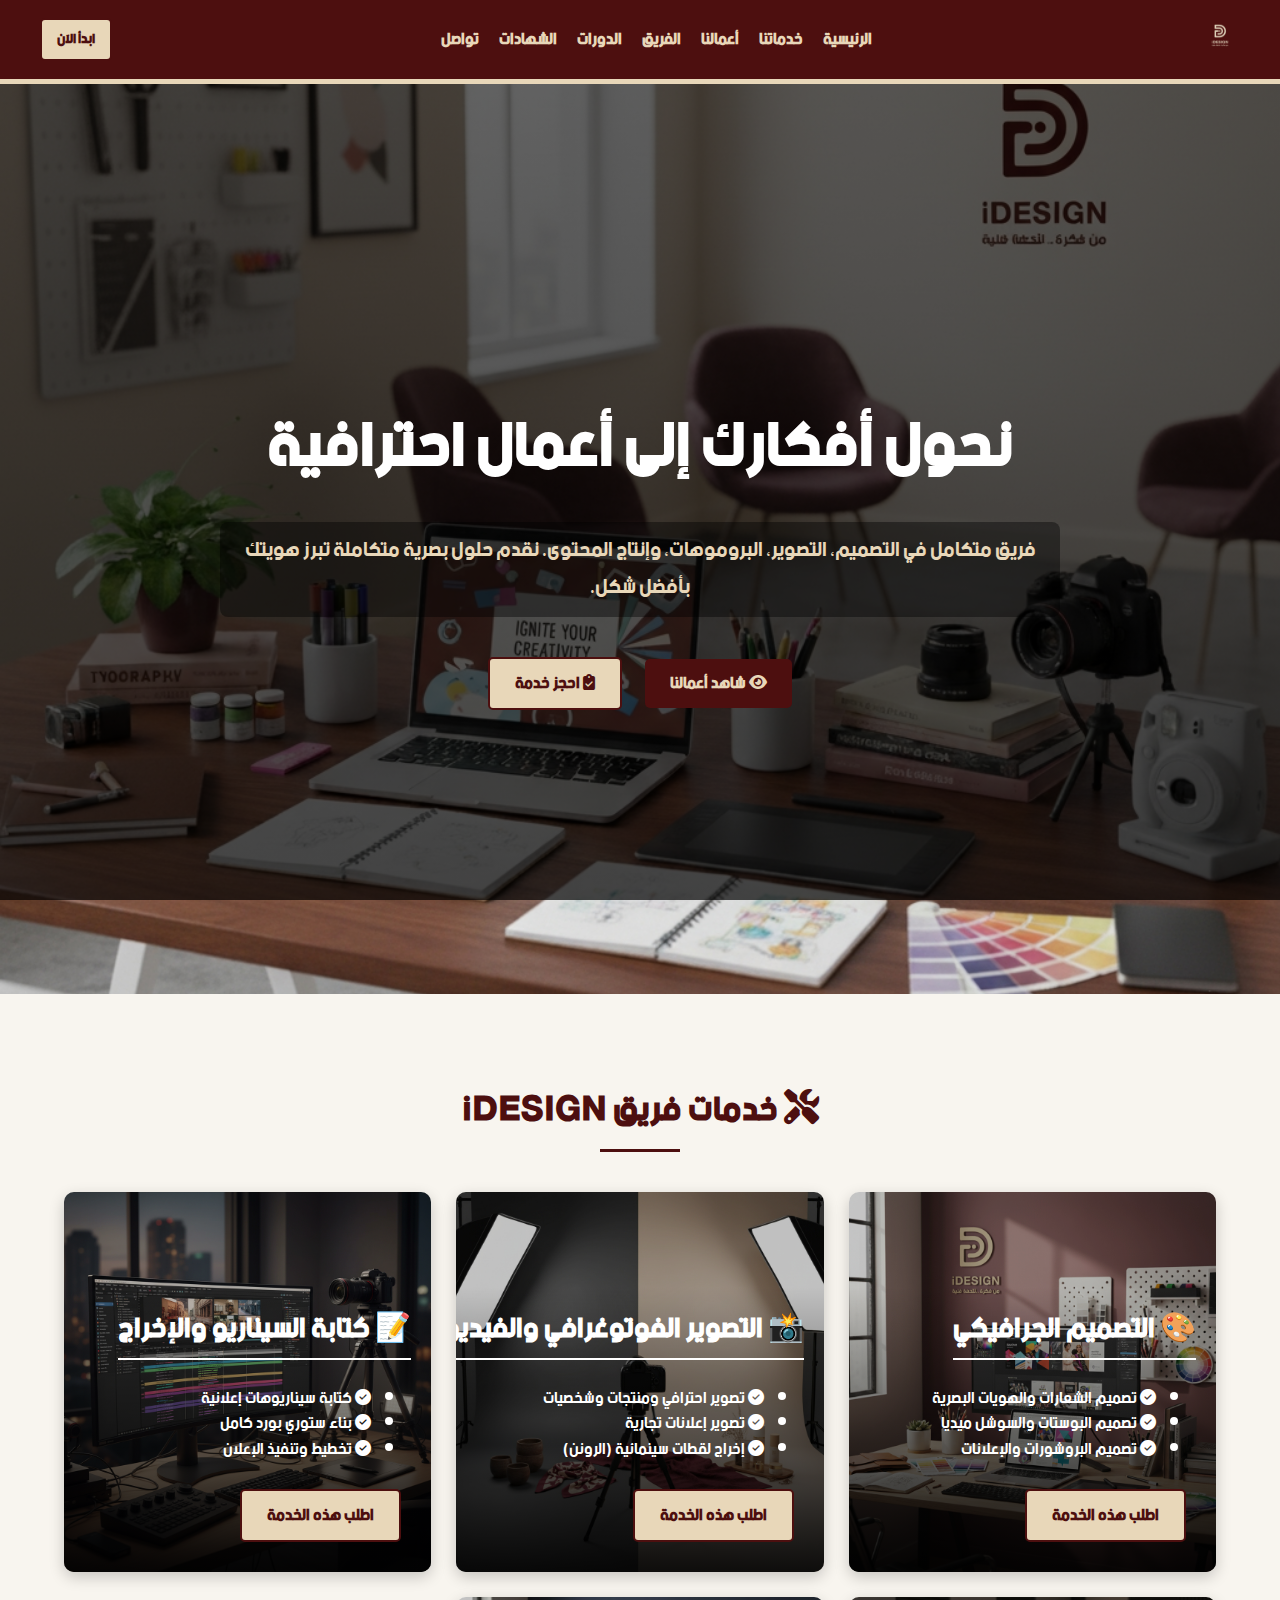
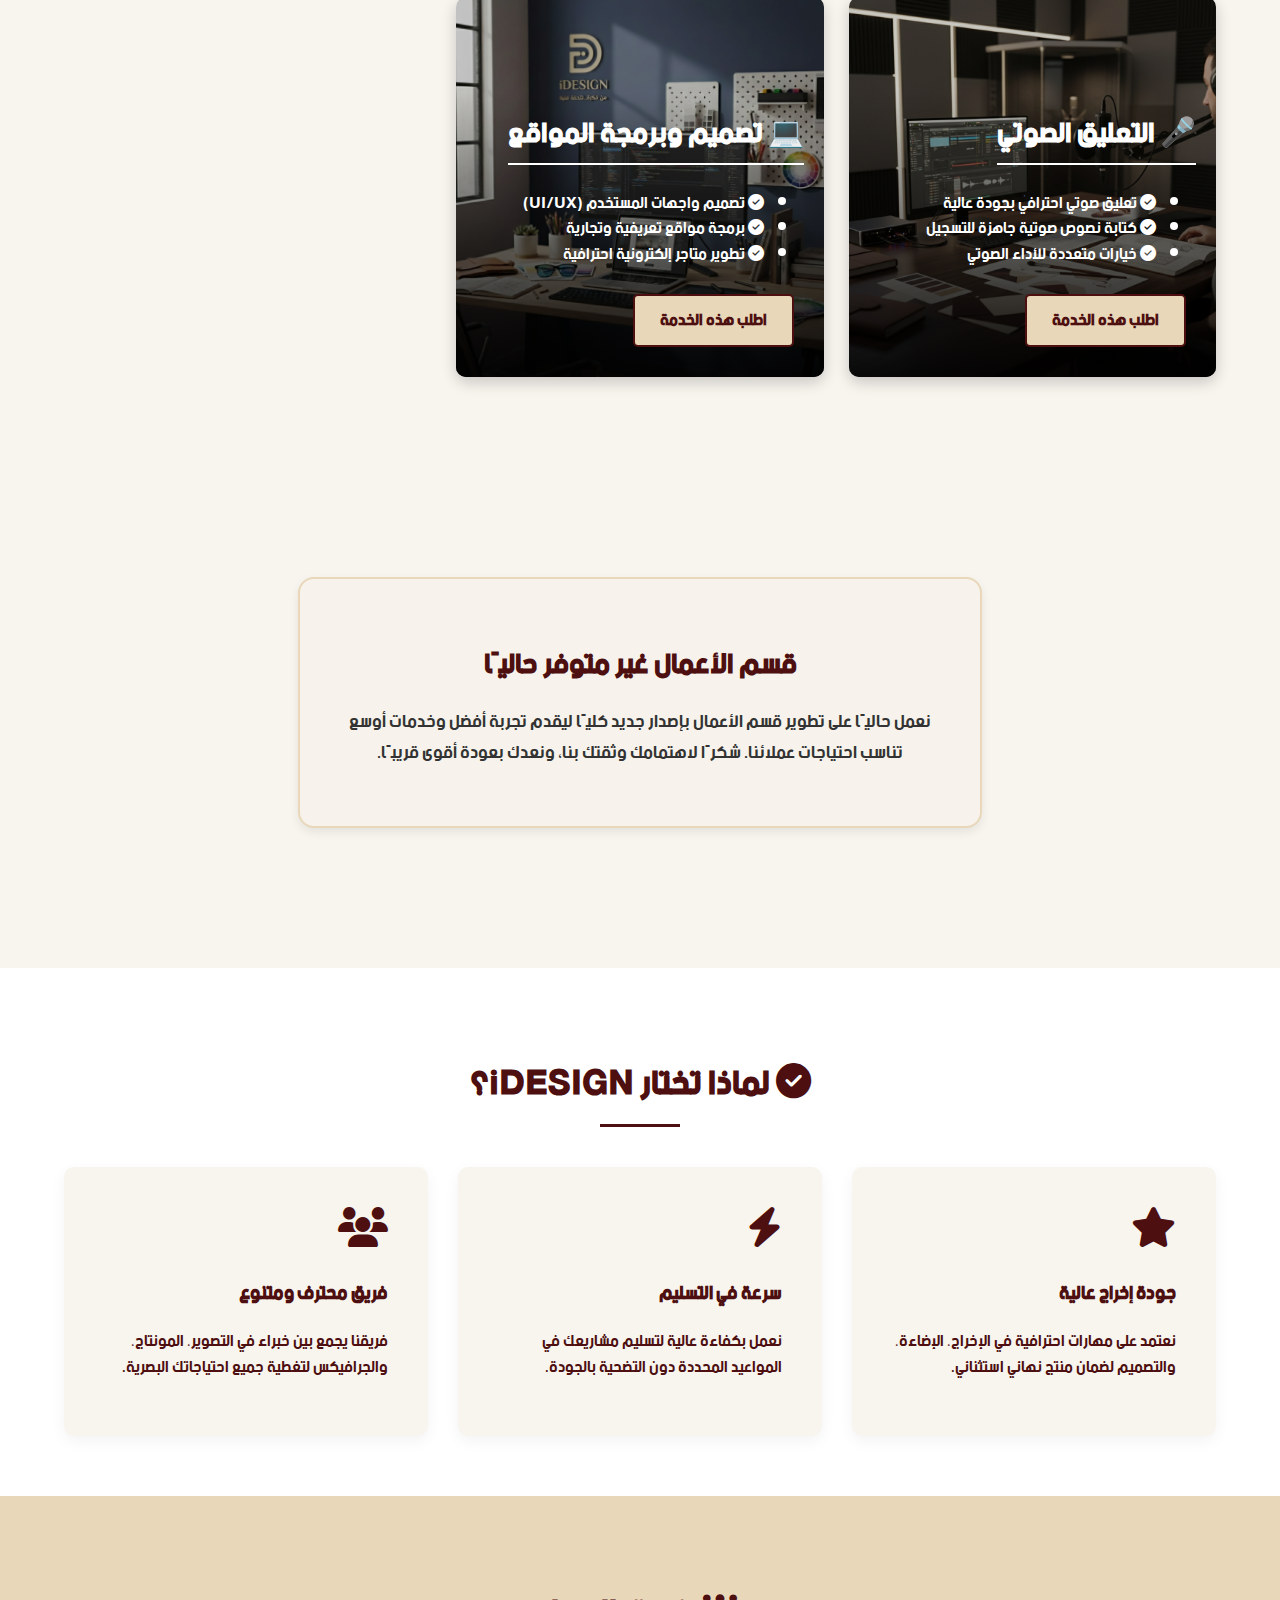
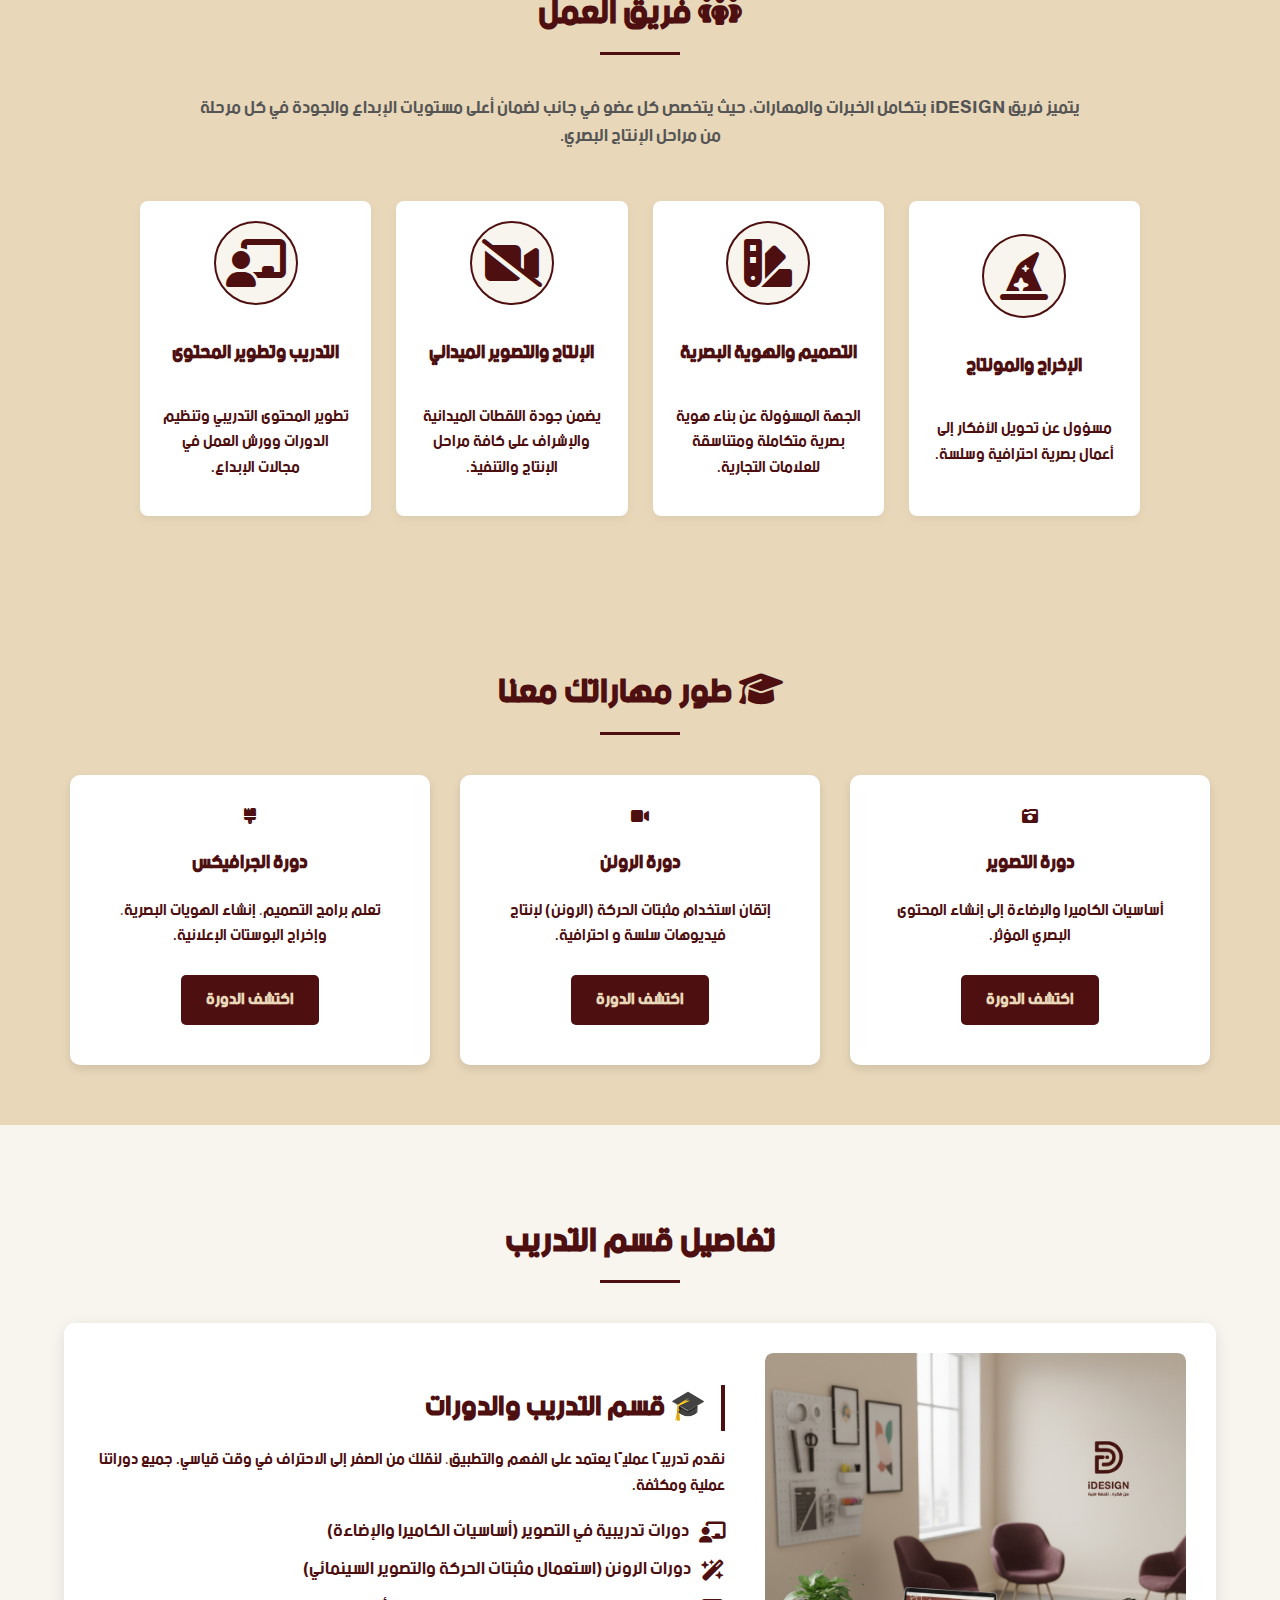
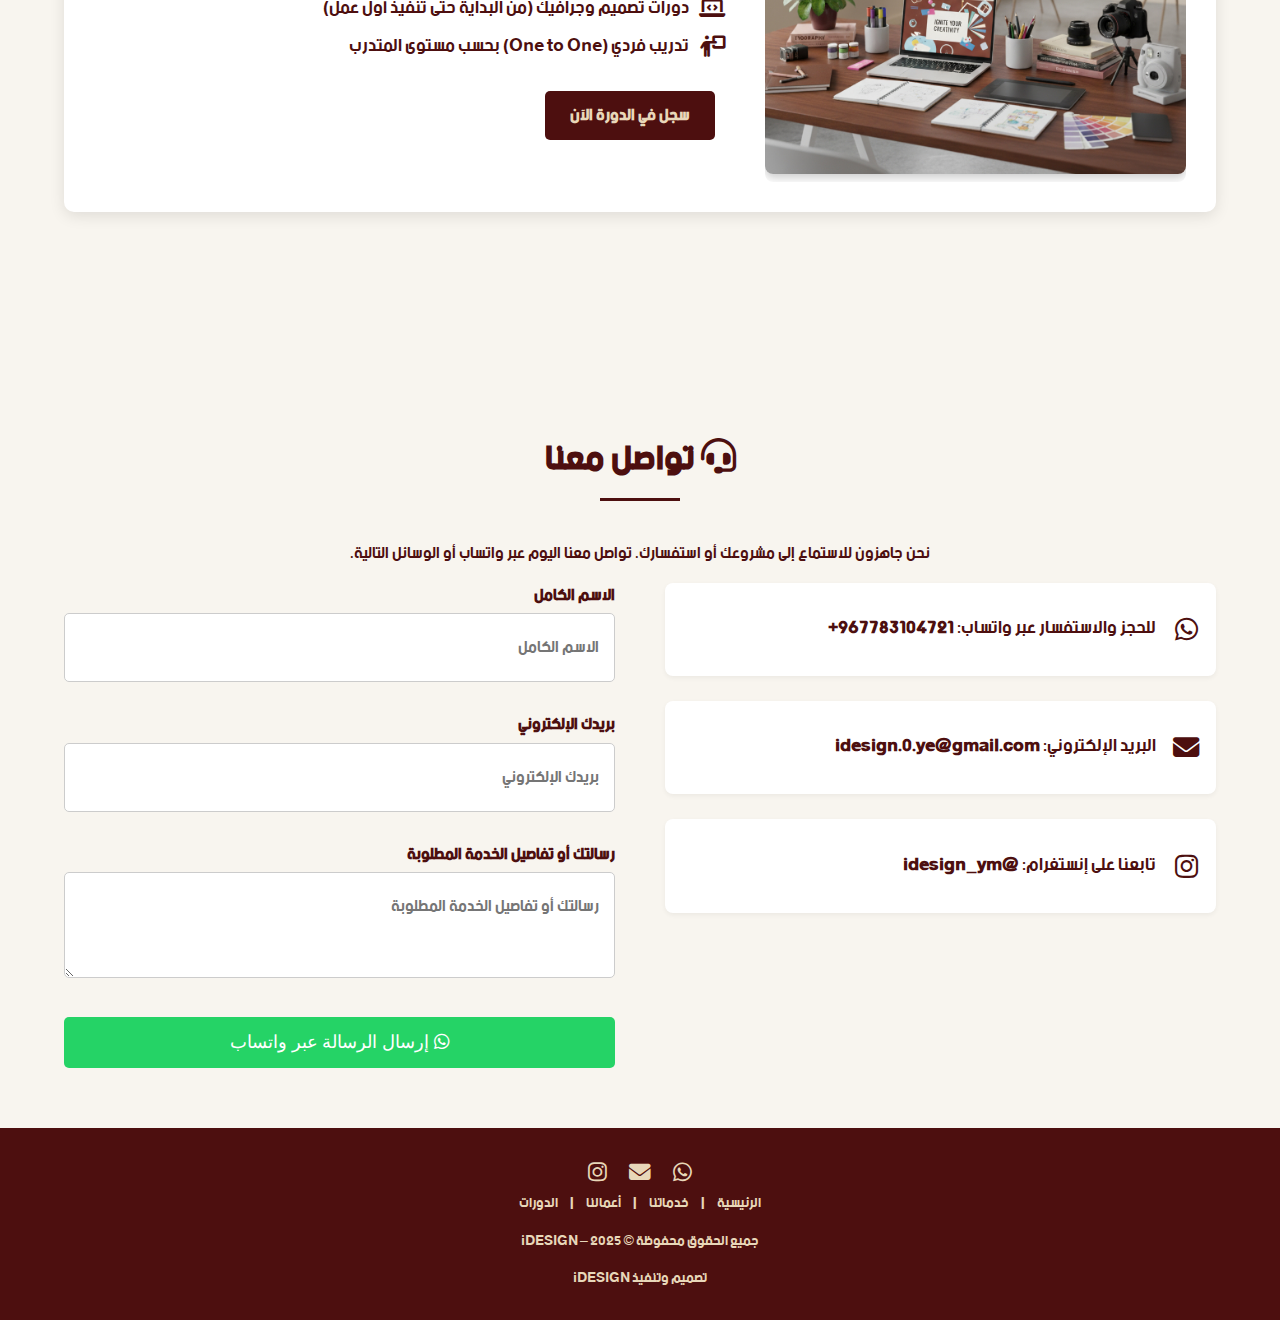
<file: index.html>
<!DOCTYPE html>
<html lang="ar">

<head>
    <meta charset="UTF-8">
    <meta name="viewport" content="width=device-width, initial-scale=1.0">
    <title>iDESIGN - نحول أفكارك إلى أعمال احترافية</title>

    <link rel="stylesheet" href="https://cdnjs.cloudflare.com/ajax/libs/font-awesome/6.5.0/css/all.min.css">

    <style>
        /* ==================== الخط العربي ==================== */
        @font-face {
            font-family: 'Bein Black';
            src: url('ArbFONTS-bein-ar-black.ttf') format('truetype');
            font-weight: normal;
            font-style: normal;
        }

        /* ==================== المتغيرات والتنسيقات الأساسية (بناءً على طلبك) ==================== */
        :root {
            --dark: #4D0F0F;
            /* العنابي الداكن */
            --light: #E8D7B9;
            /* بيج فاتح */
            --accent-color: #FFFFFF;
            /* اللون الأبيض النظيف */
            --light-bg: #F8F5EF;
            /* خلفية الصفحة الفاتحة */
        }

        /* إضافة الانتقال السلس (Smooth Scrolling) */
        html {
            scroll-behavior: smooth;
        }

        body {
            margin: 0;
            padding: 0;
            direction: rtl;
            font-family: 'Bein Black', Tahoma, sans-serif;
            background-color: var(--light-bg);
            color: var(--dark);
            line-height: 1.6;
        }

        /* تنسيق عام للأقسام */
        .page-section {
            padding: 60px 5%;
            max-width: 1200px;
            margin: 0 auto;
            text-align: center;
        }

        h2 {
            color: var(--dark);
            font-size: 2.2em;
            margin-bottom: 40px;
            position: relative;
        }

        h2::after {
            content: '';
            display: block;
            width: 80px;
            height: 3px;
            background: var(--dark);
            margin: 10px auto 0;
        }

        /* ==================== الأزرار (Buttons) ==================== */
        .btn-main,
        .btn-secondary {
            display: inline-block;
            padding: 12px 25px;
            margin: 10px;
            cursor: pointer;
            font-weight: bold;
            text-decoration: none;
            border: none;
            border-radius: 5px;
            transition: background-color 0.3s, transform 0.3s;
            text-align: center;
        }

        .btn-main {
            background-color: var(--dark);
            color: var(--light);
        }

        .btn-main:hover {
            background-color: #6a1a1a;
            transform: translateY(-2px);
        }

        .btn-secondary {
            background-color: var(--light);
            color: var(--dark);
            border: 2px solid var(--dark);
        }

        .btn-secondary:hover {
            background-color: var(--dark);
            color: var(--light);
        }

        /* ==================== رأس الصفحة (Header) والتنقل (Nav) ==================== */
        header {
            background-color: var(--dark);
            color: var(--light);
            display: flex;
            justify-content: space-between;
            align-items: center;
            padding: 15px 40px;
            position: sticky;
            top: 0;
            z-index: 1000;
            /* الخط السفلي المطلوب */
            border-bottom: 5px solid var(--light);
        }

        .header-logo {
            height: 40px;
            width: auto;
        }

        .menu-icon {
            display: none;
            font-size: 30px;
            color: var(--light);
            cursor: pointer;
        }

        nav {
            display: flex;
            gap: 20px;
        }

        nav a {
            color: var(--light);
            font-weight: bold;
            text-decoration: none;
            padding: 5px 0;
            transition: border-bottom 0.3s;
        }

        nav a:hover {
            border-bottom: 2px solid var(--light);
        }

        /* ==================== قسم الرئيسية (Hero) ==================== */
        .hero {
            min-height: 90vh;
            display: flex;
            flex-direction: column;
            justify-content: center;
            align-items: center;
            text-align: center;
            padding: 50px 10%;
            color: var(--light);
            background: linear-gradient(rgba(0, 0, 0, 0.6), rgba(0, 0, 0, 0.7)),
                url('Picsart_25-11-15_18-46-53-280.jpg') center center no-repeat;
            background-size: cover;
            background-attachment: fixed;
        }

        .hero h1 {
            font-size: 4em;
            color: var(--accent-color);
            margin-bottom: 20px;
            line-height: 1.2;
        }

        .hero p {
            font-size: 1.3em;
            max-width: 800px;
            margin: 15px auto 40px;
            line-height: 1.8;
            background: rgba(0, 0, 0, 0.4);
            padding: 10px 20px;
            border-radius: 8px;
        }

        .hero-buttons a {
            margin: 0 10px;
        }

        /* ==================== 2. قسم خدمات آي ديزاين (Detailed Service Cards) ==================== */
        .services-detailed {
            background: var(--light-bg);
        }

        /* تم تحديث Grid لاستيعاب 5 بطاقات بكفاءة */
        .service-cards-grid {
            display: grid;
            grid-template-columns: repeat(auto-fit, minmax(280px, 1fr));
            gap: 25px;
            max-width: 1200px;
            margin: 0 auto;
            text-align: right;
        }

        .service-card-item {
            height: 380px;
            border-radius: 10px;
            overflow: hidden;
            position: relative;
            box-shadow: 0 5px 15px rgba(0, 0, 0, 0.2);
            transition: transform 0.3s, box-shadow 0.4s;
        }

        /* تأثير التوهج (Glow Effect) */
        .service-card-item:hover {
            transform: translateY(-5px);
            box-shadow: 0 0 30px rgba(77, 15, 15, 0.7), 0 5px 25px rgba(0, 0, 0, 0.3);
        }

        .service-card-item::before {
            content: '';
            position: absolute;
            top: 0;
            left: 0;
            width: 100%;
            height: 100%;
            background: rgba(0, 0, 0, 0.2);
            transition: background 0.3s;
        }

        .service-card-item:hover::before {
            background: rgba(0, 0, 0, 0.4);
        }

        .service-card-content {
            position: absolute;
            bottom: 0;
            width: 100%;
            padding: 20px;
            color: white;
            background: linear-gradient(to top, rgba(0, 0, 0, 0.9) 0%, rgba(0, 0, 0, 0) 100%);
        }

        .service-card-content h3 {
            margin: 0 0 10px 0;
            font-size: 1.8em;
            border-bottom: 2px solid var(--accent-color);
            display: inline-block;
            padding-bottom: 5px;
            color: var(--accent-color);
        }

        /* صور البطاقات الأصلية (تم الاحتفاظ بها) */
        .card-graphic {
            background: url('Picsart_25-11-15_18-45-58-408.jpg') center center no-repeat;
            background-size: cover;
        }

        .card-photo-video {
            background: url('Picsart_25-11-15_18-46-25-270.jpg') center center no-repeat;
            background-size: cover;
        }

        .card-scripting {
            background: url('Picsart_25-11-15_18-43-18-400.jpg') center center no-repeat;
            background-size: cover;
        }

        .card-voiceover {
            background: url('Picsart_25-12-02_16-59-10-059.jpg') center center no-repeat;
            background-size: cover;
        }
.card-webdev {
    background: url('Picsart_25-12-03_16-32-27-151.jpg') center center no-repeat;
    background-size: cover;
}


        /* ==================== 7. الدورات التفصيلية (Service Block Style) ==================== */
        .service-block {
            display: flex;
            align-items: center;
            gap: 40px;
            margin-bottom: 70px;
            padding: 30px;
            background: var(--accent-color);
            border-radius: 10px;
            box-shadow: 0 4px 15px rgba(0, 0, 0, 0.1);
            text-align: right;
        }

        /* عكس الترتيب (للتناوب بين الصورة والنص) */
        .service-block.reverse {
            flex-direction: row-reverse;
        }

        .service-image-container {
            flex: 1;
            min-width: 300px;
            overflow: hidden;
            border-radius: 8px;
        }

        .full-service-img {
            width: 100%;
            height: auto;
            border-radius: 8px;
            box-shadow: 0 4px 10px rgba(0, 0, 0, 0.2);
            /* إضافة انتقال للتكبير */
            transition: transform 0.4s ease;
        }

        /* تكبير الصورة عند مرور الماوس (Zoom Effect) */
        .full-service-img:hover {
            transform: scale(1.05);
        }

        .service-text {
            flex: 1.5;
        }

        .service-text h2 {
            text-align: right;
            border-right: 4px solid var(--dark);
            padding-right: 15px;
            font-size: 1.8em;
            margin-top: 0;
            margin-bottom: 15px;
        }

        .service-text h2::after {
            content: none;
        }

        .service-text ul {
            list-style: none;
            padding: 0;
            margin: 20px 0;
        }

        .service-text ul li {
            margin-bottom: 10px;
            font-size: 1.1em;
            display: flex;
            align-items: center;
        }

        .service-text ul li i {
            color: var(--dark);
            margin-left: 10px;
            font-size: 1.2em;
        }

        /* ==================== قسم الدورات (Promo) ==================== */
        .courses-page {
            background-color: var(--light);
        }

        .course-list {
            display: flex;
            justify-content: center;
            flex-wrap: wrap;
            gap: 30px;
            margin-top: 40px;
        }

        .course {
            background-color: var(--accent-color);
            padding: 30px;
            border-radius: 10px;
            box-shadow: 0 4px 10px rgba(0, 0, 0, 0.1);
            max-width: 300px;
            text-align: center;
            transition: transform 0.3s;
        }

        .course:hover {
            transform: translateY(-5px);
            box-shadow: 0 8px 20px rgba(0, 0, 0, 0.15);
        }

        /* ==================== باقي الأقسام (Why Us, Team, Testimonials) ==================== */
        .why-us {
            background: white;
        }

        .why-us-grid {
            display: grid;
            grid-template-columns: repeat(auto-fit, minmax(300px, 1fr));
            gap: 30px;
            max-width: 1200px;
            margin: 0 auto;
        }

        .why-us-item {
            background: var(--light-bg);
            padding: 40px;
            border-radius: 10px;
            box-shadow: 0 5px 15px rgba(0, 0, 0, 0.05);
            text-align: right;
        }

        .why-us-item i {
            font-size: 2.5em;
            color: var(--dark);
            margin-bottom: 15px;
        }

        .team-section {
            background: var(--light);
        }

        .team-section .description {
            max-width: 900px;
            margin: 0 auto 50px;
            font-size: 1.1em;
            color: #555;
        }

        .team-grid {
            display: grid;
            grid-template-columns: repeat(auto-fit, minmax(180px, 1fr));
            gap: 25px;
            max-width: 1000px;
            margin: 0 auto;
        }

        .team-member {
            background: white;
            padding: 20px;
            border-radius: 8px;
            box-shadow: 0 3px 10px rgba(0, 0, 0, 0.05);
            min-height: 200px;
            display: flex;
            flex-direction: column;
            justify-content: center;
            align-items: center;
        }

        .team-member .member-icon {
            width: 80px;
            height: 80px;
            border-radius: 50%;
            background: var(--light-bg);
            color: var(--dark);
            font-size: 3em;
            display: flex;
            justify-content: center;
            align-items: center;
            margin-bottom: 15px;
            border: 2px solid var(--dark);
        }

        .testimonials {
            background: white;
        }

        .testimonial-card {
            max-width: 700px;
            margin: 0 auto;
            background: var(--light-bg);
            padding: 30px;
            border-radius: 15px;
            box-shadow: 0 5px 15px rgba(0, 0, 0, 0.08);
            position: relative;
        }

        .rating i {
            color: gold;
            margin: 0 2px;
        }

        .client-name {
            font-weight: bold;
            color: var(--dark);
            margin-top: 10px;
        }

        /* ==================== قسم التواصل (Contact Section) ==================== */
        .contact-section {
            background-color: var(--light-bg);
        }

        .contact-content {
            display: flex;
            gap: 50px;
            align-items: flex-start;
            max-width: 1200px;
            margin: 0 auto;
            text-align: right;
        }

        .contact-section h2 {
            width: 100%;
            text-align: center;
        }

        .contact-info,
        .contact-form {
            flex: 1;
            min-width: 300px;
        }

        /* تنسيق معلومات التواصل الجديدة (أيقونة - نص) */
        .contact-info-item {
            display: flex;
            align-items: center;
            margin-bottom: 25px;
            font-size: 1.1em;
            background: var(--accent-color);
            padding: 15px;
            border-radius: 8px;
            box-shadow: 0 2px 5px rgba(0, 0, 0, 0.05);
            transition: transform 0.2s;
        }

        .contact-info-item:hover {
            transform: translateY(-2px);
        }

        .contact-info-item i {
            color: var(--dark);
            font-size: 1.5em;
            margin-left: 15px;
            min-width: 30px;
            text-align: center;
        }

        .contact-info-item a {
            color: var(--dark);
            text-decoration: none;
            font-weight: bold;
        }

        .contact-form .input-group {
            margin-bottom: 15px;
            text-align: right;
        }

        .contact-form label {
            display: block;
            margin-bottom: 5px;
            font-weight: bold;
            color: var(--dark);
        }

        .contact-form input,
        .contact-form textarea {
            width: 100%;
            padding: 15px;
            margin-bottom: 15px;
            border: 1px solid #ccc;
            border-radius: 5px;
            box-sizing: border-box;
            font-family: inherit;
            font-size: 1em;
            direction: rtl;
        }

        /* تنسيق زر واتساب */
        .btn-whatsapp-send {
            background-color: #25d366;
            /* لون واتساب الأخضر */
            color: white;
            padding: 15px;
            font-size: 1.1em;
            display: block;
            /* لجعل الزر يأخذ عرض 100% */
            width: 100%;
            border: none;
            border-radius: 5px;
            cursor: pointer;
            transition: background-color 0.3s;
        }

        .btn-whatsapp-send:hover {
            background-color: #4D0F0F;
        }


        /* ==================== تذييل الصفحة (Footer) ==================== */
        footer {
            background-color: var(--dark);
            color: var(--light);
            text-align: center;
            padding: 30px 20px;
            font-size: 0.9em;
        }

        .footer-icons a {
            color: var(--light);
            font-size: 1.5em;
            margin: 0 10px;
            transition: color 0.3s;
        }

        .footer-icons a:hover {
            color: var(--light);
            opacity: 0.8;
        }

        .footer-links a {
            color: var(--light);
            text-decoration: none;
            margin: 0 10px;
        }


        /* ==================== استجابة الأبعاد (Media Queries) ==================== */
        @media (max-width: 992px) {

            /* ترتيب أقسام الخدمات التفصيلية */
            .service-block,
            .service-block.reverse {
                flex-direction: column;
                text-align: center;
            }

            .service-text h2 {
                text-align: center;
                border-right: none;
                padding-right: 0;
                border-bottom: 4px solid var(--dark);
                padding-bottom: 10px;
            }

            .service-text ul {
                text-align: right;
            }

            /* ترتيب قسم التواصل */
            .contact-content {
                flex-direction: column;
            }

            .contact-info {
                margin-bottom: 40px;
            }
        }

        @media (max-width: 768px) {
            header {
                padding: 15px 20px;
            }

            /* إظهار زر الهامبرغر */
            .menu-icon {
                display: block;
            }

            /* إخفاء القائمة الأساسية */
            nav {
                display: none;
                flex-direction: column;
                position: absolute;
                top: 67px;
                right: 0;
                width: 100%;
                max-width: 250px;
                background: var(--dark);
                padding: 15px 0;
                border-radius: 0 0 0 15px;
                box-shadow: 0 10px 20px rgba(0, 0, 0, 0.25);
            }

            /* إظهار القائمة عند الضغط */
            nav.active {
                display: flex;
            }

            nav a {
                padding: 12px 20px;
                border-bottom: 1px solid #5a2020;
            }

            nav a:last-child {
                border-bottom: none;
            }

            .hero h1 {
                font-size: 2.5em;
            }

            .hero p {
                font-size: 1.2em;
            }

            .page-section {
                padding: 40px 15px;
            }
        } 
        .business-unavailable-message {

            background: #f7f3ec;

            padding: 40px;

            border-radius: 16px;

            text-align: center;

            max-width: 600px;

            margin: 80px auto;

            box-shadow: 0 4px 10px rgba(0, 0, 0, 0.08);

            border: 2px solid var(--light);

        }



        .business-unavailable-message h2 {

            margin-bottom: 15px;

            color: var(--dark);

            font-size: 1.8em;

        }



        /* إزالة الخط السفلي من عنوان رسالة الصيانة */

        .business-unavailable-message h2::after {

            content: none;

        }



        .business-unavailable-message p {

            font-size: 1.1em;

            line-height: 1.7;

            color: #333;
    </style>
</head>

<body>

    <header>
        <div class="logo">
            <img src="الشعار.png" alt="iDESIGN Logo" class="header-logo">
        </div>

        <div class="menu-icon" onclick="toggleMenu()">
            <i class="fa-solid fa-bars"></i>
        </div>

        <nav id="navMenu">
            <a href="#hero-section">الرئيسية</a>
            <a href="#services-detailed">خدماتنا</a>
            <a href="#business-section">أعمالنا</a>
             <a href="#team-section">الفريق</a>
            <a href="#courses-page-detail">الدورات</a>
            <a href="certificates.html">الشهادات</a>
            <a href="#contact-section">تواصل</a>

        </nav>
        
        <a href="#contact-section" class="btn-secondary" style="margin: 0; font-size: 0.9em; padding: 8px 15px;">ابدأ الآن</a>
    </header>

    <script>
        function toggleMenu() {
            document.getElementById("navMenu").classList.toggle("active");
        }

        // ******************** الوظيفة لتوليد رابط الواتساب للخدمات ********************
        function generateWhatsappLink(serviceName) {
            const phoneNumber = '967783104721';
            const message = encodeURIComponent(`أهلاً فريق iDESIGN، أرجو تزويدي بتفاصيل خدمة: ${serviceName}.
الاسم: [أدخل اسمك]
الإيميل: [أدخل إيميلك]
تفاصيل إضافية:`);
            return `https://wa.me/${phoneNumber}?text=${message}`;
        }

        // ******************** الوظيفة لتوليد رابط الواتساب للدورات ********************
        function generateWhatsappLinkCourse(courseName) {
            const phoneNumber = '967783104721';
            const message = encodeURIComponent(`أهلاً فريق iDESIGN، أرغب في التسجيل في: ${courseName}.
الاسم: [أدخل اسمك]
الإيميل: [أدخل إيميلك]`);
            return `https://wa.me/${phoneNumber}?text=${message}`;
        }

        // ******************** وظيفة معالجة نموذج التواصل ********************
        function handleContactForm(event) {
            event.preventDefault(); // منع الإرسال التقليدي

            const name = document.getElementById('contact-name').value;
            const email = document.getElementById('contact-email').value;
            const messageText = document.getElementById('contact-message').value;

            const phoneNumber = '967783104721';

            // نص رسالة واتساب المجمّع
            const whatsappMessage = encodeURIComponent(`مرحباً بفريق iDESIGN، لدي طلب خدمة/استفسار:
الاسم: ${name}
الإيميل: ${email}
الرسالة: ${messageText}`);

            const whatsappLink = `https://wa.me/${phoneNumber}?text=${whatsappMessage}`;

            // فتح رابط واتساب في نافذة جديدة
            window.open(whatsappLink, '_blank');
        }
    </script>

    <section class="hero" id="hero-section">
        <h1>نحول أفكارك إلى أعمال احترافية</h1>
        <p>
            فريق متكامل في التصميم، التصوير، البروموهات، وإنتاج المحتوى. نقدم حلول بصرية متكاملة تبرز هويتك بأفضل شكل.
        </p>

        <div class="hero-buttons">
            <a href="#business-section" class="btn-main"><i class="fa-solid fa-eye"></i> شاهد أعمالنا</a>
            <a href="https://wa.me/967783104721?text=مرحباً%20بفريق%20iDESIGN،%20أود%20الاستفسار%20عن%20الخدمات%20المتاحة%20لديكم." target="_blank" class="btn-secondary"><i class="fa-solid fa-clipboard-check"></i> احجز خدمة</a>
        </div>
    </section>

    <section class="page-section services-detailed" id="services-detailed">
        <h2><i class="fa-solid fa-screwdriver-wrench"></i> خدمات فريق iDESIGN</h2>
        <div class="service-cards-grid">

            <div class="service-card-item card-graphic">
                <div class="service-card-content">
                    <h3>🎨 التصميم الجرافيكي</h3>
                    <ul>
                        <li><i class="fa-solid fa-circle-check"></i> تصميم الشعارات والهويات البصرية</li>
                        <li><i class="fa-solid fa-circle-check"></i> تصميم البوستات والسوشل ميديا</li>
                        <li><i class="fa-solid fa-circle-check"></i> تصميم البروشورات والإعلانات</li>
                    </ul>
                    <a href="#" onclick="window.open(generateWhatsappLink('التصميم الجرافيكي'), '_blank'); return false;" class="btn-secondary">اطلب هذه الخدمة</a>
                </div>
            </div>

            <div class="service-card-item card-photo-video">
                <div class="service-card-content">
                    <h3>📸 التصوير الفوتوغرافي والفيديو</h3>
                    <ul>
                        <li><i class="fa-solid fa-circle-check"></i> تصوير احترافي ومنتجات وشخصيات</li>
                        <li><i class="fa-solid fa-circle-check"></i> تصوير إعلانات تجارية</li>
                        <li><i class="fa-solid fa-circle-check"></i> إخراج لقطات سينمائية (الرونن)</li>
                    </ul>
                    <a href="#" onclick="window.open(generateWhatsappLink('التصوير الفوتوغرافي والفيديو'), '_blank'); return false;" class="btn-secondary">اطلب هذه الخدمة</a>
                </div>
            </div>

            <div class="service-card-item card-scripting">
                <div class="service-card-content">
                    <h3>📝 كتابة السيناريو والإخراج</h3>
                    <ul>
                        <li><i class="fa-solid fa-circle-check"></i> كتابة سيناريوهات إعلانية</li>
                        <li><i class="fa-solid fa-circle-check"></i> بناء ستوري بورد كامل</li>
                        <li><i class="fa-solid fa-circle-check"></i> تخطيط وتنفيذ الإعلان</li>
                    </ul>
                    <a href="#" onclick="window.open(generateWhatsappLink('كتابة السيناريو والإخراج'), '_blank'); return false;" class="btn-secondary">اطلب هذه الخدمة</a>
                </div>
            </div>

            <div class="service-card-item card-voiceover">
                <div class="service-card-content">
                    <h3>🎤 التعليق الصوتي</h3>
                    <ul>
                        <li><i class="fa-solid fa-circle-check"></i> تعليق صوتي احترافي بجودة عالية</li>
                        <li><i class="fa-solid fa-circle-check"></i> كتابة نصوص صوتية جاهزة للتسجيل</li>
                        <li><i class="fa-solid fa-circle-check"></i> خيارات متعددة للأداء الصوتي</li>
                    </ul>
                    <a href="#" onclick="window.open(generateWhatsappLink('التعليق الصوتي'), '_blank'); return false;" class="btn-secondary">اطلب هذه الخدمة</a>
                </div>
            </div>

            <div class="service-card-item card-webdev">
                <div class="service-card-content">
                    <h3>💻 تصميم وبرمجة المواقع</h3>
                    <ul>
                        <li><i class="fa-solid fa-circle-check"></i> تصميم واجهات المستخدم (UI/UX)</li>
                        <li><i class="fa-solid fa-circle-check"></i> برمجة مواقع تعريفية وتجارية</li>
                        <li><i class="fa-solid fa-circle-check"></i> تطوير متاجر إلكترونية احترافية</li>
                    </ul>
                    <a href="#" onclick="window.open(generateWhatsappLink('تصميم وبرمجة المواقع'), '_blank'); return false;" class="btn-secondary">اطلب هذه الخدمة</a>
                </div>
            </div>
            </div>
    </section>

    <section class="page-section" id="business-section">
        <div class="business-unavailable-message">
            <h2 style="margin-bottom: 15px; color: #4D0F0F;">قسم الأعمال غير متوفر حاليًا</h2>
            <p style="font-size: 18px; line-height: 1.7; color: #333;">
                نعمل حاليًا على تطوير قسم الأعمال بإصدار جديد كليًا
                ليقدم تجربة أفضل وخدمات أوسع تناسب احتياجات عملائنا.
                شكرًا لاهتمامك وثقتك بنا، ونعدك بعودة أقوى قريبًا.
            </p>
        </div>
    </section>




    <section class="page-section why-us">
        <h2><i class="fa-solid fa-circle-check"></i> لماذا تختار iDESIGN؟</h2>
        <div class="why-us-grid">

            <div class="why-us-item">
                <i class="fa-solid fa-star"></i>
                <h3>جودة إخراج عالية</h3>
                <p>نعتمد على مهارات احترافية في الإخراج، الإضاءة، والتصميم لضمان منتج نهائي استثنائي.</p>
            </div>

            <div class="why-us-item">
                <i class="fa-solid fa-bolt"></i>
                <h3>سرعة في التسليم</h3>
                <p>نعمل بكفاءة عالية لتسليم مشاريعك في المواعيد المحددة دون التضحية بالجودة.</p>
            </div>

            <div class="why-us-item">
                <i class="fa-solid fa-users"></i>
                <h3>فريق محترف ومتنوع</h3>
                <p>فريقنا يجمع بين خبراء في التصوير، المونتاج، والجرافيكس لتغطية جميع احتياجاتك البصرية.</p>
            </div>

        </div>
    </section>

    <section class="page-section team-section" id="team-section">
        <h2><i class="fa-solid fa-people-group"></i> فريق العمل</h2>
        <p class="description">
            يتميز فريق iDESIGN بتكامل الخبرات والمهارات، حيث يتخصص كل عضو في جانب لضمان أعلى مستويات الإبداع والجودة في كل مرحلة من مراحل الإنتاج البصري.
        </p>
        <div class="team-grid">

            <div class="team-member">
                <div class="member-icon"><i class="fa-solid fa-hat-wizard"></i></div>
                <h3>الإخراج والمونتاج</h3>
                <p>مسؤول عن تحويل الأفكار إلى أعمال بصرية احترافية وسلسة.</p>
            </div>

            <div class="team-member">
                <div class="member-icon"><i class="fa-solid fa-swatchbook"></i></div>
                <h3>التصميم والهوية البصرية</h3>
                <p>الجهة المسؤولة عن بناء هوية بصرية متكاملة ومتناسقة للعلامات التجارية.</p>
            </div>

            <div class="team-member">
                <div class="member-icon"><i class="fa-solid fa-video-slash"></i></div>
                <h3>الإنتاج والتصوير الميداني</h3>
                <p>يضمن جودة اللقطات الميدانية والإشراف على كافة مراحل الإنتاج والتنفيذ.</p>
            </div>

            <div class="team-member">
                <div class="member-icon"><i class="fa-solid fa-chalkboard-user"></i></div>
                <h3>التدريب وتطوير المحتوى</h3>
                <p>تطوير المحتوى التدريبي وتنظيم الدورات وورش العمل في مجالات الإبداع.</p>
            </div>

        </div>
    </section>


    <section class="page-section courses-page">
        <h2><i class="fa-solid fa-graduation-cap"></i> طور مهاراتك معنا</h2>
        <div class="course-list">

            <div class="course">
                <i class="fa-solid fa-camera-retro"></i>
                <h3>دورة التصوير</h3>
                <p>أساسيات الكاميرا والإضاءة إلى إنشاء المحتوى البصري المؤثر.</p>
                <a href="#" onclick="window.open(generateWhatsappLinkCourse('دورة التصوير'), '_blank'); return false;" class="btn-main">اكتشف الدورة</a>
            </div>

            <div class="course">
                <i class="fa-solid fa-video"></i>
                <h3>دورة الرونن</h3>
                <p>إتقان استخدام مثبتات الحركة (الرونن) لإنتاج فيديوهات سلسة و احترافية.</p>
                <a href="#" onclick="window.open(generateWhatsappLinkCourse('دورة الرونن'), '_blank'); return false;" class="btn-main">اكتشف الدورة</a>
            </div>

            <div class="course">
                <i class="fa-solid fa-brush"></i>
                <h3>دورة الجرافيكس</h3>
                <p>تعلم برامج التصميم، إنشاء الهويات البصرية، وإخراج البوستات الإعلانية.</p>
                <a href="#" onclick="window.open(generateWhatsappLinkCourse('دورة الجرافيكس'), '_blank'); return false;" class="btn-main">اكتشف الدورة</a>
            </div>

        </div>
    </section>

    <section class="page-section" id="courses-page-detail">
        <h2>تفاصيل قسم التدريب</h2>
        <div class="service-block">
            <div class="service-image-container">
                <img src="Picsart_25-11-15_18-46-53-280.jpg" alt="دورات تدريبية وتطوير المهارات" class="full-service-img">
            </div>
            <div class="service-text">
                <h2>🎓 قسم التدريب والدورات</h2>
                <p>نقدم تدريبًا عمليًا يعتمد على الفهم والتطبيق، لنقلك من الصفر إلى الاحتراف في وقت قياسي. جميع دوراتنا عملية ومكثفة.</p>
                <ul>
                    <li><i class="fa-solid fa-chalkboard-user"></i> دورات تدريبية في التصوير (أساسيات الكاميرا والإضاءة)</li>
                    <li><i class="fa-solid fa-wand-magic-sparkles"></i> دورات الرونن (استعمال مثبتات الحركة والتصوير السينمائي)</li>
                    <li><i class="fa-solid fa-laptop-code"></i> دورات تصميم وجرافيك (من البداية حتى تنفيذ أول عمل)</li>
                    <li><i class="fa-solid fa-person-chalkboard"></i> تدريب فردي (One to One) بحسب مستوى المتدرب</li>
                </ul>
                <a href="#" onclick="window.open(generateWhatsappLinkCourse('أحد الدورات التدريبية (الرجاء تحديد الدورة المطلوبة)'), '_blank'); return false;" class="btn-main">سجل في الدورة الآن</a>
            </div>
        </div>
    </section>

    <section class="page-section contact-section" id="contact-section">
        <h2><i class="fa-solid fa-headset"></i> تواصل معنا</h2>
        <p class="section-description">نحن جاهزون للاستماع إلى مشروعك أو استفسارك. تواصل معنا اليوم عبر واتساب أو الوسائل التالية.</p>

        <div class="contact-content">
            <div class="contact-info">
                <div class="contact-info-item">
                    <i class="fa-brands fa-whatsapp"></i>
                    <p>للحجز والاستفسار عبر واتساب: <a href="https://wa.me/967783104721" target="_blank">967783104721+</a></p>
                </div>
                <div class="contact-info-item">
                    <i class="fa-solid fa-envelope"></i>
                    <p>البريد الإلكتروني: <a href="mailto:idesign.0.ye@gmail.com" target="_blank">idesign.0.ye@gmail.com</a></p>
                </div>
                <div class="contact-info-item">
                    <i class="fa-brands fa-instagram"></i>
                    <p>تابعنا على إنستغرام: <a href="https://www.instagram.com/idesign_ym" target="_blank">@idesign_ym</a></p>
                </div>
                </div>

            <div class="contact-form">
                <form onsubmit="handleContactForm(event)">
                    <div class="input-group">
                        <label for="contact-name">الاسم الكامل</label>
                        <input type="text" id="contact-name" name="name" placeholder="الاسم الكامل" required>
                    </div>

                    <div class="input-group">
                        <label for="contact-email">بريدك الإلكتروني</label>
                        <input type="email" id="contact-email" name="email" placeholder="بريدك الإلكتروني" required>
                    </div>

                    <div class="input-group">
                        <label for="contact-message">رسالتك أو تفاصيل الخدمة المطلوبة</label>
                        <textarea id="contact-message" name="message" placeholder="رسالتك أو تفاصيل الخدمة المطلوبة" required></textarea>
                    </div>

                    <button type="submit" class="btn-whatsapp-send">
                        <i class="fa-brands fa-whatsapp"></i> إرسال الرسالة عبر واتساب
                    </button>
                </form>
            </div>
        </div>
    </section>

    <footer>
        <div class="footer-icons">
            <a href="https://wa.me/967783104721" target="_blank"><i class="fa-brands fa-whatsapp"></i></a>
            <a href="mailto:idesign.0.ye@gmail.com" target="_blank"><i class="fa-solid fa-envelope"></i></a>
            <a href="https://www.instagram.com/idesign_ym" target="_blank"><i class="fa-brands fa-instagram"></i></a>
        </div>

        <div class="footer-links">
            <a href="#hero-section">الرئيسية</a> |
            <a href="#services-detailed">خدماتنا</a> |
            <a href="#business-section">أعمالنا</a> |
            <a href="#courses-page-detail">الدورات</a>
        </div>

        <p>جميع الحقوق محفوظة © 2025 – iDESIGN</p>
        <div class="footer-credit">
            تصميم وتنفيذ iDESIGN
        </div>
    </footer>

    
</body>

</html>
</file>
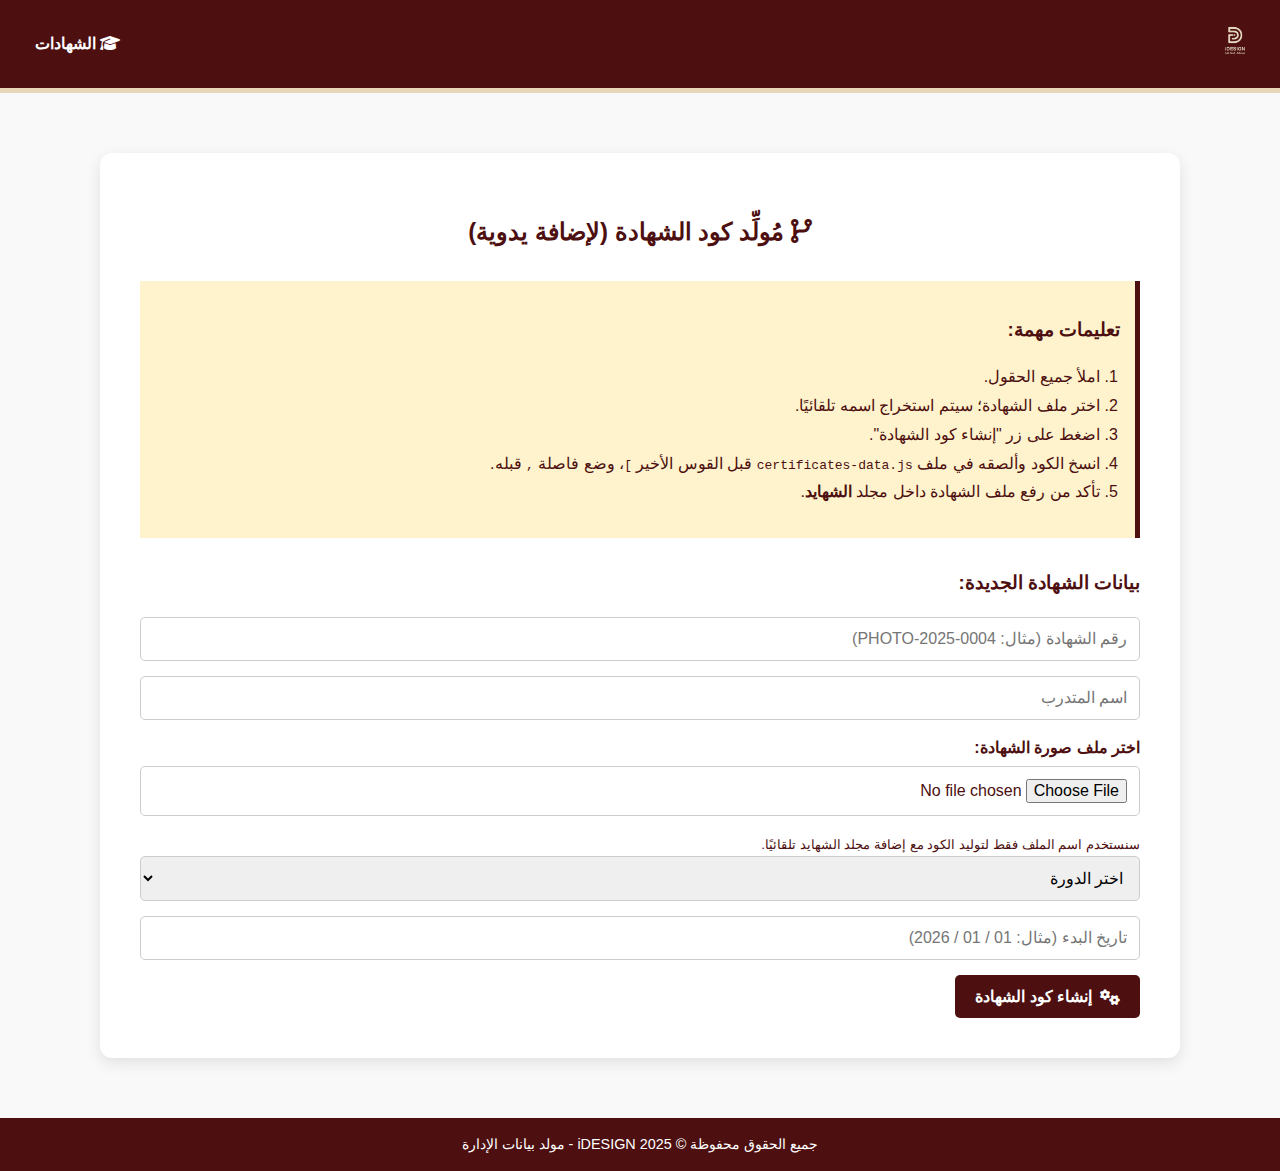
<file: admin-certificates.html>
<!DOCTYPE html>
<html lang="ar">
<head>
    <meta charset="UTF-8">
    <meta name="viewport" content="width=device-width, initial-scale=1.0">
    <title>صفحة إدارة الشهادات - iDESIGN</title>
    <link rel="stylesheet" href="https://cdnjs.cloudflare.com/ajax/libs/font-awesome/6.5.0/css/all.min.css">
    <link rel="stylesheet" href="certificates-style.css">
    <style>
        /* ===== تنسيقات صفحة الإدارة ===== */
        body {
            font-family: Arial, sans-serif;
            background-color: #f9f9f9;
            margin: 0;
            padding: 0;
        }

        header {
            background-color: #4D0F0F;
            padding: 15px 20px;
            display: flex;
            justify-content: space-between;
            align-items: center;
        }
        header .logo img {
            height: 50px;
        }
        header .header-links a {
            color: #fff;
            text-decoration: none;
            margin-left: 15px;
            font-size: 1em;
        }
        header .header-links a:hover {
            text-decoration: underline;
        }

        .admin-page {
            max-width: 1000px;
            margin: 60px auto;
            background: #fff;
            padding: 40px;
            border-radius: 12px;
            box-shadow: 0 5px 15px rgba(0,0,0,0.1);
            text-align: right;
        }
        .admin-page h2 {
            text-align: center;
            color: #4D0F0F;
            margin-bottom: 30px;
        }

        .instructions {
            margin-bottom: 30px;
            padding: 15px;
            background-color: #fff3cd;
            border-right: 5px solid #4D0F0F;
            color: #4D0F0F;
        }
        .instructions ol {
            padding-right: 20px;
            line-height: 1.8;
        }

        .form-section input,
        .form-section select {
            width: 100%;
            padding: 12px;
            margin-bottom: 15px;
            border: 1px solid #ccc;
            border-radius: 5px;
            box-sizing: border-box;
            font-family: inherit;
            font-size: 1em;
        }

        .form-section label {
            font-weight: bold;
            display: block;
            margin-bottom: 5px;
        }

        .btn-main {
            padding: 12px 20px;
            background-color: #4D0F0F;
            color: #fff;
            border: none;
            border-radius: 5px;
            cursor: pointer;
            font-size: 1em;
            display: inline-flex;
            align-items: center;
            gap: 8px;
        }
        .btn-main:hover {
            background-color: #6a1a1a;
        }

        #generatedCodeArea {
            margin-top: 30px;
            padding: 20px;
            background: #f0f0f0;
            border: 1px dashed #4D0F0F;
            border-radius: 8px;
            text-align: left;
        }

        #generatedCode {
            white-space: pre-wrap;
            word-wrap: break-word;
            font-family: monospace;
            background: #ffffff;
            padding: 15px;
            border-radius: 5px;
            color: #000080;
            display: block;
        }

        footer {
            text-align: center;
            padding: 15px;
            background-color: #4D0F0F;
            color: #fff;
            margin-top: 50px;
        }

        /* ===== تحسين تجربة الجوال ===== */
        @media (max-width: 600px) {
            .admin-page {
                margin: 20px;
                padding: 20px;
            }
            .btn-main {
                width: 100%;
                justify-content: center;
            }
        }
    </style>
</head>
<body>

<header>
    <div class="logo">
        <img src="الشعار.png" alt="iDESIGN Logo">
    </div>
    <div class="header-links">
        <a href="certificates.html"><i class="fa-solid fa-graduation-cap"></i> الشهادات</a>
    </div>
</header>

<div class="admin-page">
    <h2><i class="fa-solid fa-code-branch"></i> مُولِّد كود الشهادة (لإضافة يدوية)</h2>

    <div class="instructions">
        <h3>تعليمات مهمة:</h3>
        <ol>
            <li>املأ جميع الحقول.</li>
            <li>اختر ملف الشهادة؛ سيتم استخراج اسمه تلقائيًا.</li>
            <li>اضغط على زر "إنشاء كود الشهادة".</li>
            <li>انسخ الكود وألصقه في ملف <code>certificates-data.js</code> قبل القوس الأخير <code>]</code>، وضع فاصلة <code>,</code> قبله.</li>
            <li>تأكد من رفع ملف الشهادة داخل مجلد <strong>الشهايد</strong>.</li>
        </ol>
    </div>

    <div class="form-section">
        <h3>بيانات الشهادة الجديدة:</h3>

        <input type="text" id="adminCertID" placeholder="رقم الشهادة (مثال: PHOTO-2025-0004)" required>
        <input type="text" id="adminName" placeholder="اسم المتدرب" required>

        <label for="adminImageFile">اختر ملف صورة الشهادة:</label>
        <input type="file" id="adminImageFile" accept="image/jpeg, image/png" required>
        <small style="color: #4D0F0F;">سنستخدم اسم الملف فقط لتوليد الكود مع إضافة مجلد الشهايد تلقائيًا.</small>

        <select id="adminCourse" required onchange="updateCourseData()">
            <option value="">اختر الدورة</option>
            <option value="تصوير-حضوري|دورة التصوير الاحترافي (حضوري)">دورة التصوير الاحترافي (حضوري)</option>
            <option value="جرافيكس|دورة الجرافيكس والهوية البصرية">دورة الجرافيكس والهوية البصرية</option>
            <option value="رونن|دورة الرونن والمونتاج السينمائي">دورة الرونن والمونتاج السينمائي</option>
        </select>

        <input type="text" id="adminDate" placeholder="تاريخ البدء (مثال: 01 / 01 / 2026)" required>

        <button class="btn-main" onclick="generateCertificateCode()">
            <i class="fa-solid fa-gears"></i> إنشاء كود الشهادة
        </button>
    </div>

    <div id="generatedCodeArea" style="display: none;">
        <h3><i class="fa-solid fa-clipboard-list"></i> الكود الجاهز للإضافة:</h3>
        <p>انسخ الكود بالكامل وألصقه في ملف <code>certificates-data.js</code> قبل القوس الأخير <code>]</code>، وضع فاصلة <code>,</code> قبله.</p>
        <code id="generatedCode"></code>
        <button class="btn-main" onclick="copyCode()">
            <i class="fa-solid fa-copy"></i> نسخ الكود
        </button>
    </div>
</div>

<footer>
    جميع الحقوق محفوظة © iDESIGN 2025 - مولد بيانات الإدارة
</footer>

<script>
    // قائمة مفاتيح الدورات
    const courseKeys = {
        'تصوير-حضوري': 'دورة التصوير الاحترافي (حضوري)',
        'جرافيكس': 'دورة الجرافيكس والهوية البصرية',
        'رونن': 'دورة الرونن والمونتاج السينمائي'
    };

    let courseType = "";
    let courseName = "";
    const CERT_FOLDER = "الشهايد/";

    function updateCourseData() {
        const selected = document.getElementById("adminCourse").value;
        if (selected) [courseType, courseName] = selected.split('|');
        else { courseType = ""; courseName = ""; }
    }

    function generateCertificateCode() {
        const id = document.getElementById("adminCertID").value.trim();
        const name = document.getElementById("adminName").value.trim();
        const date = document.getElementById("adminDate").value.trim();
        const fileInput = document.getElementById("adminImageFile");

        if (!id || !name || !date || !courseType || fileInput.files.length === 0) {
            alert("الرجاء ملء جميع الحقول واختيار ملف الشهادة.");
            return;
        }

        const imageName = fileInput.files[0].name;
        const fullImagePath = CERT_FOLDER + imageName;

        const code = `{
    id: "${id}",
    name: "${name}",
    course: "${courseName}",
    type: "${courseType}",
    date: "${date}",
    image: "${fullImagePath}"
}`;

        document.getElementById("generatedCode").textContent = code;
        document.getElementById("generatedCodeArea").style.display = "block";
    }

    function copyCode() {
        const codeElement = document.getElementById("generatedCode");
        const range = document.createRange();
        range.selectNode(codeElement);
        window.getSelection().removeAllRanges();
        window.getSelection().addRange(range);

        try {
            document.execCommand('copy');
            alert("تم نسخ الكود بنجاح! الآن ألصقه في ملف certificates-data.js");
        } catch (err) {
            alert("فشل في النسخ، يرجى نسخه يدويًا.");
        }

        window.getSelection().removeAllRanges();
    }
</script>

</body>
</html>
</file>
<file: certificates-style.css>
/* ==================== الخط ==================== */
@font-face {
    font-family: 'Bein Black';
    src: url('ArbFONTS-bein-ar-black.ttf') format('truetype');
    font-weight: normal;
    font-style: normal;
}

/* ==================== الألوان من الموقع الأساسي ==================== */
:root {
    --dark: #4D0F0F;
    /* العنابي الداكن */
    --light: #E8D7B9;
    /* بيج فاتح */
    --accent-color: #FFFFFF;
    /* اللون الأبيض النظيف */
    --light-bg: #F8F5EF;
    /* خلفية الصفحة الفاتحة */
}

body {
    margin: 0;
    padding: 0;
    direction: rtl;
    font-family: 'Bein Black', Tahoma, sans-serif;
    background-color: var(--light-bg);
    color: var(--dark);
    line-height: 1.6;
}

/* ==================== الهيدر (مطابق لصفحة index.html) ==================== */
header {
    background-color: var(--dark);
    color: var(--light);
    display: flex;
    justify-content: space-between;
    align-items: center;
    padding: 15px 40px;
    position: sticky;
    top: 0;
    z-index: 1000;
    border-bottom: 5px solid var(--light);
}

.header-logo {
    height: 40px;
    width: auto;
}

.header-links a {
    color: var(--light);
    margin-left: 20px;
    text-decoration: none;
    font-weight: bold;
    padding: 5px 0;
    transition: border-bottom 0.3s;
}

.header-links a:hover {
    border-bottom: 2px solid var(--light);
}

/* ==================== الصفحة (المحتوى الرئيسي) ==================== */
.page {
    max-width: 800px; /* زيادة العرض قليلاً */
    margin: 60px auto;
    background: var(--accent-color);
    padding: 40px;
    border-radius: 12px;
    box-shadow: 0 5px 15px rgba(0, 0, 0, 0.1);
    text-align: center;
}

.page h2 {
    margin-bottom: 20px;
    font-size: 2.2em;
    color: var(--dark);
    position: relative;
}

.page h2::after {
    content: '';
    display: block;
    width: 80px;
    height: 3px;
    background: var(--dark);
    margin: 10px auto 0;
}

.search-input-group {
    display: flex;
    gap: 10px;
    margin-bottom: 20px;
    max-width: 600px;
    margin: 20px auto;
}

.search-input-group input {
    flex-grow: 1;
    padding: 15px;
    border-radius: 6px;
    border: 1px solid var(--dark);
    font-size: 1.1em;
    font-family: inherit;
    direction: rtl;
}


/* ==================== الأزرار (تنسيق مطابق للصفحة الرئيسية) ==================== */
.btn-main,
.btn-print {
    background: var(--dark);
    color: var(--light);
    border: none;
    padding: 12px 30px;
    font-size: 1.1em;
    border-radius: 6px;
    cursor: pointer;
    transition: background 0.3s, transform 0.3s;
    font-weight: bold;
}

.btn-main:hover,
.btn-print:hover {
    background: #6a1a1a;
    transform: translateY(-2px);
}

/* زر طباعة الشهادة */
.btn-print {
    margin-top: 20px;
    display: block;
    width: 100%;
}


/* ==================== عرض الشهادة ==================== */
#certificateArea {
    margin-top: 30px;
    padding-top: 30px;
    border-top: 1px solid var(--light);
    display: none;
    text-align: right; /* لجعل العنوان يمين */
}

#certificateArea h3 {
    text-align: center;
    color: var(--dark);
    margin-bottom: 20px;
}

#certImage {
    width: 100%;
    border-radius: 10px;
    box-shadow: 0 4px 15px rgba(0, 0, 0, 0.15);
    display: block;
    margin: 0 auto;
}

.cert-info {
    text-align: right;
    margin-bottom: 20px;
    font-size: 1.1em;
    border-right: 4px solid var(--dark);
    padding-right: 15px;
    margin-top: 30px;
    line-height: 2;
}

.cert-info strong {
    color: #000;
}

/* ==================== الفوتر ==================== */
footer {
    background-color: var(--dark);
    color: var(--light);
    text-align: center;
    padding: 30px 20px;
    font-size: 0.9em;
    margin-top: 50px;
}
/* ==================== تنسيق الطباعة (إخفاء كل شيء ماعدا الشهادة) ==================== */
@media print {
    /* إخفاء الهيدر، الفوتر، أيقونات البحث، والرسائل غير المتعلقة بالشهادة */
    header,
    footer,
    #courseSelection, /* إخفاء شاشة اختيار الدورة */
    .btn-back, /* إخفاء زر الرجوع */
    .search-input-group, /* إخفاء شريط البحث */
    #notFoundMessage, /* إخفاء رسالة الخطأ */
    .btn-print, /* إخفاء زر الطباعة نفسه */
    #pageDescription,
    #pageTitle {
        display: none !important;
    }

    /* توسيع المحتوى المتبقي (وهو #certificateArea) ليحتل الصفحة كاملة */
    body {
        background-color: white !important;
        margin: 0;
        padding: 0;
    }

    .page {
        margin: 0;
        padding: 0;
        box-shadow: none;
        max-width: 100%;
        width: 100%;
        min-height: 100vh; /* لجعلها تملأ صفحة الطباعة */
    }
    
    /* التأكد من ظهور منطقة الشهادة وإلغاء أي حدود علوية غير مرغوبة */
    #certificateArea {
        display: block !important; /* التأكد من ظهوره حتى لو كان مخفياً قبل الطباعة */
        border-top: none;
        padding-top: 0;
    }

    /* جعل تفاصيل الشهادة (إذا أردت طباعتها) والـ H3 في وضع جيد */
    #certificateArea h3 {
        padding-top: 30px;
    }
}
</file>
